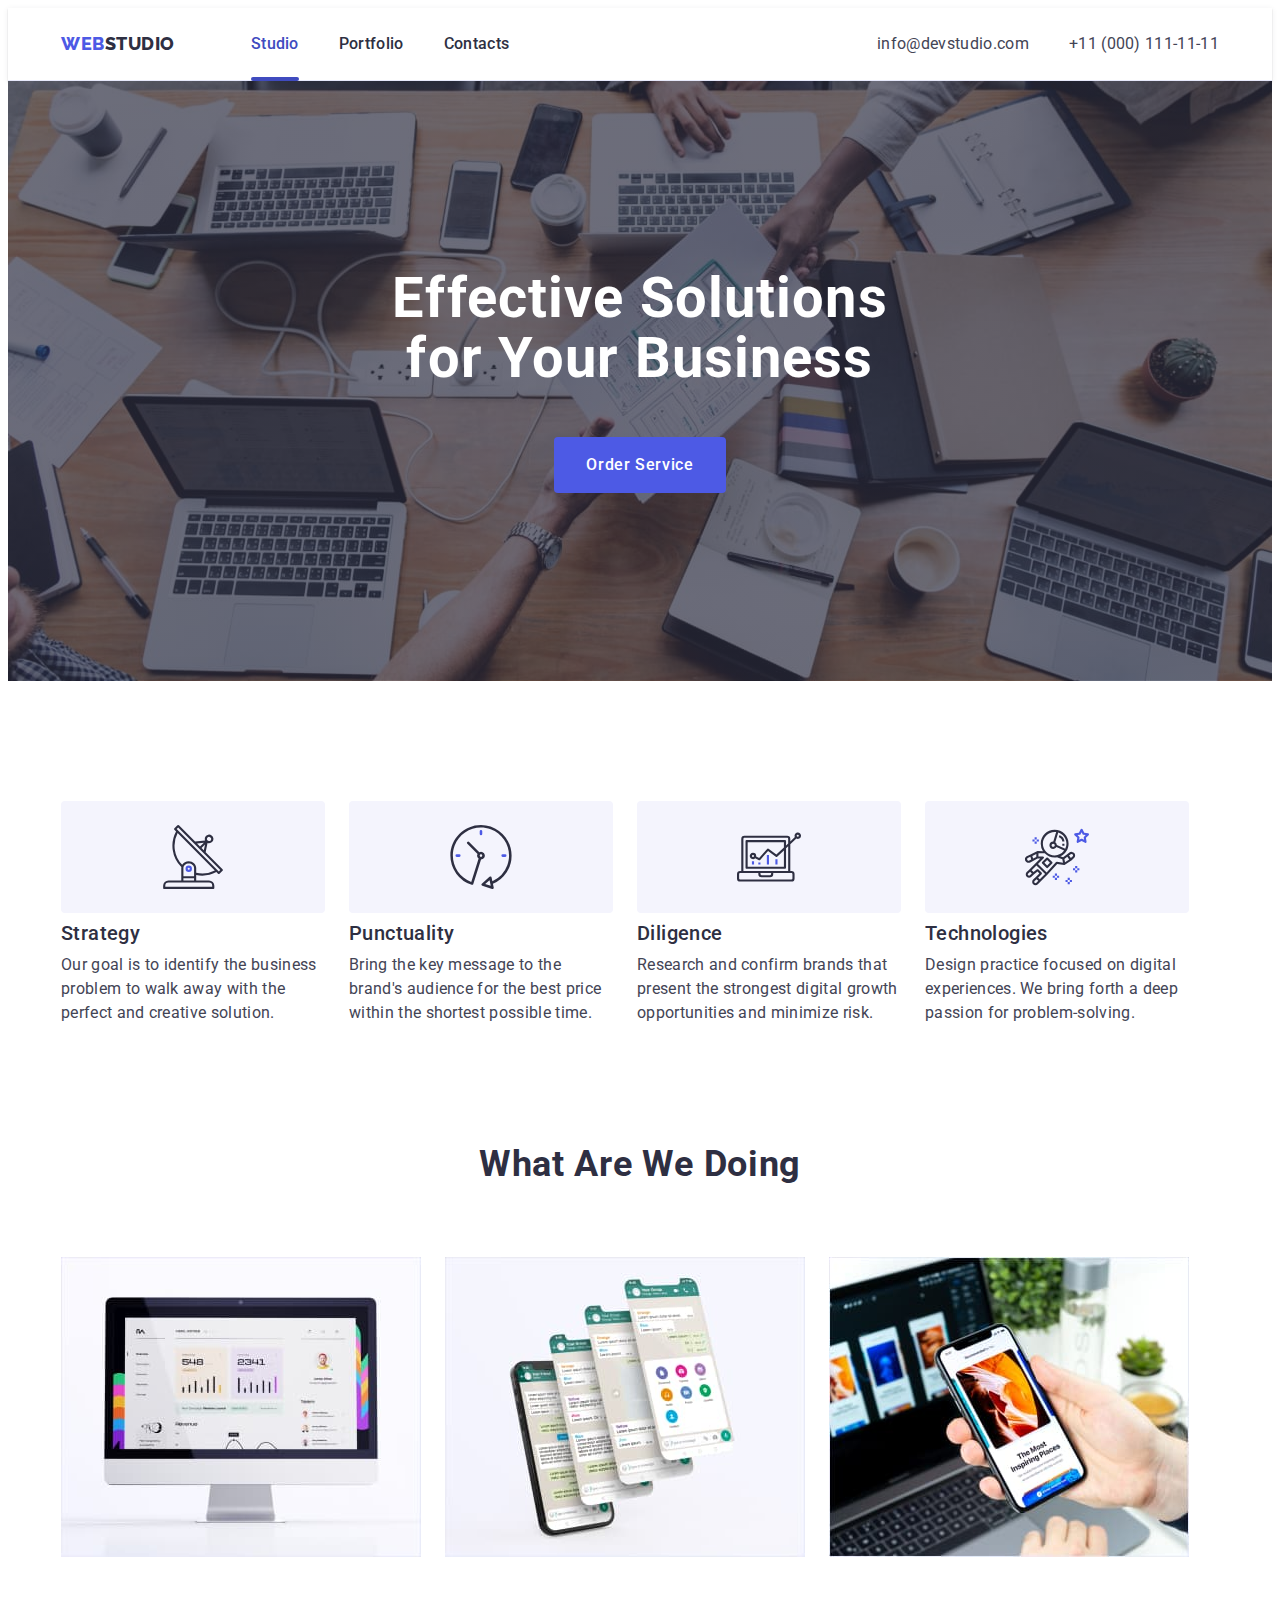
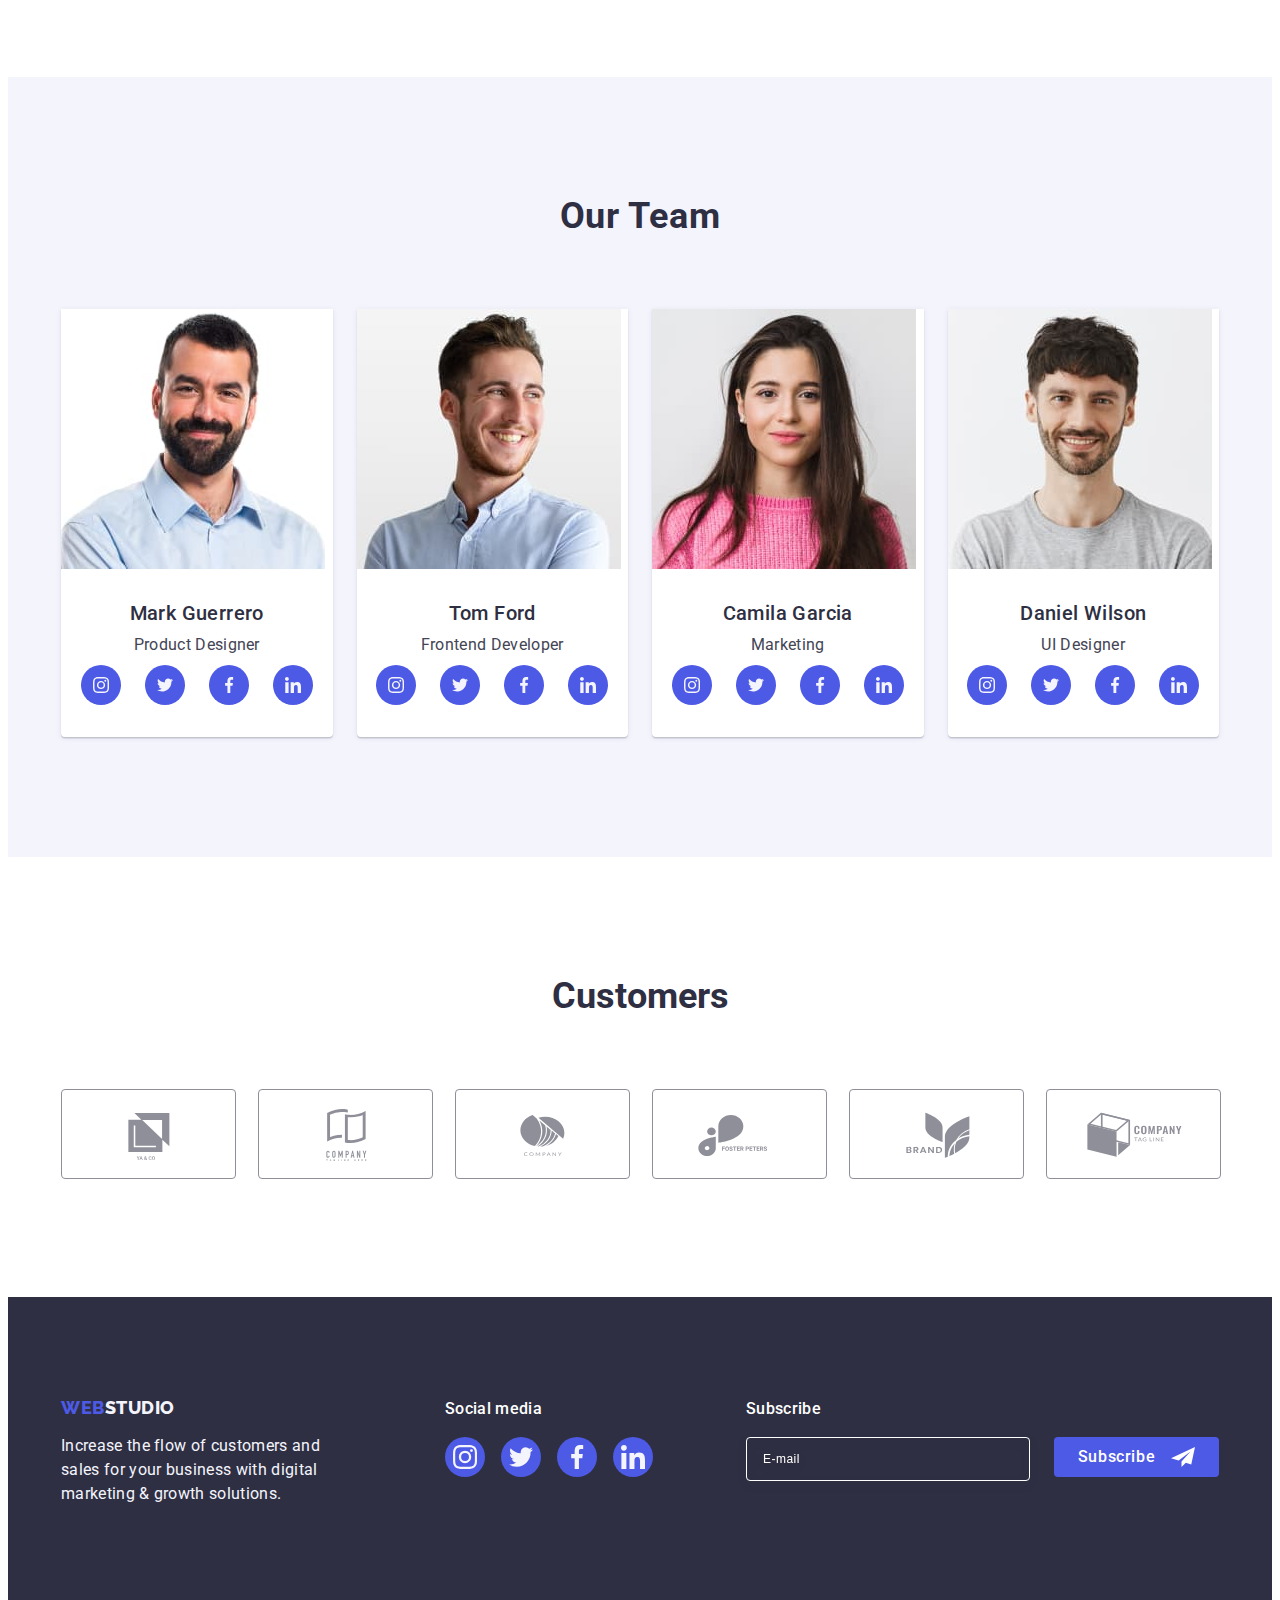
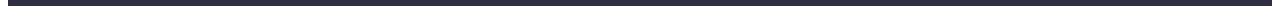
<file: index.html>
<!DOCTYPE html>
<html lang="en">
    <head>
        <meta charset="UTF-8">
        <meta http-equiv="X-UA-Compatible" content="IE=edge">
        <meta name="viewport" content="width=device-width, initial-scale=1.0">
        <link rel="preconnect" href="https://fonts.googleapis.com">
        <link rel="preconnect" href="https://fonts.gstatic.com" crossorigin>
        <link href="https://fonts.googleapis.com/css2?family=Raleway:wght@800&family=Roboto:wght@400;500;700;900&display=swap" rel="stylesheet">
        <title>WebStudio</title>
        <link rel="stylesheet" href="https://cdnjs.cloudflare.com/ajax/libs/modern-normalize/2.0.0/modern-normalize.min.css" integrity="sha512-4xo8blKMVCiXpTaLzQSLSw3KFOVPWhm/TRtuPVc4WG6kUgjH6J03IBuG7JZPkcWMxJ5huwaBpOpnwYElP/m6wg==" crossorigin="anonymous" referrerpolicy="no-referrer" />
        <link rel="stylesheet" href="./css/style.css">
    </head>
    <body>
        <header class="header">
            <div class="container header-container">
                <nav class="header-navigation list">
                    <a href="./index.html" class="header-logo link">Web<span class="header-logo-web">Studio</span></a>
                    <ul class="header-menu list">
                        <li class="header-menu-item list"><a class="header-menu-link link current" href="./index.html">Studio</a></li>
                        <li class="header-menu-item list"><a class="header-menu-link link" href="./portfolio.html">Portfolio</a></li>
                        <li class="header-menu-item list"><a class="header-menu-link link" href="">Contacts</a></li>
                    </ul>
                </nav>

                <address class="header-contacts">
                    <ul class="header-contacts-item list">
                        <li><a class="header-contacts-link link" href="mailto:info@devstudio.com">info@devstudio.com</a></li>
                        <li><a class="header-contacts-link link" href="tel:+110001111111">+11 (000) 111-11-11</a></li>
                    </ul>
                </address>
            </div>
        </header>

        <main>
            <section class="hero">
                <div class="container hero-container">
                    <h1 class="hero-title">Effective Solutions for Your Business</h1>
                    <button type="button" class="hero-btn" data-modal-open>Order Service</button>
                </div>
            </section>
            <section class="business">
                <div class="container business-container">
                    <h2 class="visually-hidden">info</h2>
                            <ul class="business-info list">
                                <li class="busines-info-list" >
                                    <div class="business-icon">
                                        <svg class="business-info-icon" width="64" height="64">
                                            <use href="./images/icons.svg#icon-icon-1"></use>
                                        </svg>
                                    </div>
                                    <h3 class="business-info-strategy">Strategy</h3>
                                    <p class="business-info-idea">Our goal is to identify the business problem to walk away with the perfect and creative solution. </p>
                                </li>
                                <li class="busines-info-list">
                                    <div class="business-icon">
                                        <svg class="business-info-icon" width="64" height="64">
                                            <use href="./images/icons.svg#icon-clock-1"></use>
                                        </svg>
                                    </div>
                                    <h3 class="business-info-strategy">Punctuality</h3>
                                    <p class="business-info-idea">Bring the key message to the brand's audience for the best price within the shortest possible time.</p>
                                </li>
                                <li class="busines-info-list">
                                    <div class="business-icon">
                                        <svg class="business-info-icon" width="64" height="64">
                                            <use href="./images/icons.svg#icon-diagram-1"></use>
                                        </svg>
                                    </div>
                                    <h3 class="business-info-strategy">Diligence</h3>
                                    <p class="business-info-idea">Research and confirm brands that present the strongest digital growth opportunities and minimize risk.</p>
                                </li>
                                <li class="busines-info-list">
                                    <div class="business-icon">
                                        <svg class="business-info-icon" width="64" height="64">
                                            <use href="./images/icons.svg#icon-astronaut-1"></use>
                                        </svg>
                                    </div>
                                    <h3 class="business-info-strategy">Technologies</h3>
                                    <p class="business-info-idea">Design practice focused on digital experiences. We bring forth a deep passion for problem-solving.</p>
                                </li>
                            </ul>
                    </div>
            </section>
            <section class="service">
                <div class="container service-container">
                    <h2 class="service-title">What are we doing</h2>
                    <ul class="service-list list">
                        <li class="service-list-info">
                            <img src="./images/rectangle71.jpg" alt="monitor" width="360"></li>
                        <li class="service-list-info">
                            <img src="./images/rectangle72.jpg" alt="phone" width="360"></li>
                        <li class="service-list-info">
                            <img src="./images/rectangle73.jpg" alt="laptop" width="360"></li>
                    </ul>
                </div>
            </section>
            <section class="team">
                <div class="container team-container">
                    <h2 class="team-title">Our Team</h2>
                    <ul class="team-list list">
                        <li class="team-list-member list">
                            <img class="photo-list" src="./images/img1.jpg" alt="Mark photo" width="264">
                                <div class="team-info">
                                    <h3 class="team-list-name">Mark Guerrero</h3>
                                    <p class="team-list-job">Product Designer</p>
                                    <ul class="team-soc-list list">
                                        <li class="team-soc-text">
                                            <a href="" class="team-soc-img">
                                                <svg class="team-soc-svg" width="16" height="16">
                                                    <use href="./images/icons.svg#icon-instagram-2"></use>
                                                </svg>
                                            </a>
                                        </li>
                                        <li class="team-soc-text">
                                            <a href="" class="team-soc-img">
                                                <svg class="team-soc-svg" width="16" height="16">
                                                    <use href="./images/icons.svg#icon-twitter-1"></use>
                                                </svg>
                                            </a>
                                        </li>
                                        <li class="team-soc-text">
                                            <a href="" class="team-soc-img">
                                                <svg class="team-soc-svg" width="16" height="16">
                                                    <use href="./images/icons.svg#icon-facebook-1"></use>
                                                </svg>
                                            </a>
                                        </li>
                                        <li class="team-soc-text">
                                            <a href="" class="team-soc-img">
                                                <svg class="team-soc-svg" width="16" height="16">
                                                    <use href="./images/icons.svg#icon-linkedin-1"></use>
                                                </svg>
                                            </a>
                                        </li>
                                    </ul>
                                </div>
                        </li>
                        <li class="team-list-member list">
                            <img class="photo-list" src="./images/img2.jpg" alt="Tom photo" width="264">
                                <div class="team-info">
                                    <h3 class="team-list-name">Tom Ford</h3>
                                    <p class="team-list-job">Frontend Developer</p>
                                    <ul class="team-soc-list list">
                                        <li class="team-soc-text">
                                            <a href="" class="team-soc-img">
                                                <svg class="team-soc-svg" width="16" height="16">
                                                    <use href="./images/icons.svg#icon-instagram-2"></use>
                                                </svg>
                                            </a>
                                        </li>
                                        <li class="team-soc-text">
                                            <a href="" class="team-soc-img">
                                                <svg class="team-soc-svg" width="16" height="16">
                                                    <use href="./images/icons.svg#icon-twitter-1"></use>
                                                </svg>
                                            </a>
                                        </li>
                                        <li class="team-soc-text">
                                            <a href="" class="team-soc-img">
                                                <svg class="team-soc-svg" width="16" height="16">
                                                    <use href="./images/icons.svg#icon-facebook-1"></use>
                                                </svg>
                                            </a>
                                        </li>
                                        <li class="team-soc-text">
                                            <a href="" class="team-soc-img">
                                                <svg class="team-soc-svg" width="16" height="16">
                                                    <use href="./images/icons.svg#icon-linkedin-1"></use>
                                                </svg>
                                            </a>
                                        </li>
                                    </ul>
                                </div>
                        </li>
                        <li class="team-list-member list">
                            <img class="photo-list" src="./images/img3.jpg" alt="Camila photo" width="264">
                                <div class="team-info">
                                    <h3 class="team-list-name">Camila Garcia</h3>
                                    <p class="team-list-job">Marketing</p>
                                    <ul class="team-soc-list list">
                                        <li class="team-soc-text">
                                            <a href="" class="team-soc-img">
                                                <svg class="team-soc-svg" width="16" height="16">
                                                    <use href="./images/icons.svg#icon-instagram-2"></use>
                                                </svg>
                                            </a>
                                        </li>
                                        <li class="team-soc-text">
                                            <a href="" class="team-soc-img">
                                                <svg class="team-soc-svg" width="16" height="16">
                                                    <use href="./images/icons.svg#icon-twitter-1"></use>
                                                </svg>
                                            </a>
                                        </li>
                                        <li class="team-soc-text">
                                            <a href="" class="team-soc-img">
                                                <svg class="team-soc-svg" width="16" height="16">
                                                    <use href="./images/icons.svg#icon-facebook-1"></use>
                                                </svg>
                                            </a>
                                        </li>
                                        <li class="team-soc-text">
                                            <a href="" class="team-soc-img">
                                                <svg class="team-soc-svg" width="16" height="16">
                                                    <use href="./images/icons.svg#icon-linkedin-1"></use>
                                                </svg>
                                            </a>
                                        </li>
                                    </ul>
                                </div>
                        </li>
                        <li class="team-list-member list">
                            <img class="photo-list" src="./images/img4.jpg" alt="Daniel photo" width="264">
                                <div class="team-info">
                                    <h3 class="team-list-name">Daniel Wilson</h3>
                                    <p class="team-list-job">UI Designer</p>
                                    <ul class="team-soc-list list">
                                        <li class="team-soc-text">
                                            <a href="" class="team-soc-img">
                                                <svg class="team-soc-svg" width="16" height="16">
                                                    <use href="./images/icons.svg#icon-instagram-2"></use>
                                                </svg>
                                            </a>
                                        </li>
                                        <li class="team-soc-text">
                                            <a href="" class="team-soc-img">
                                                <svg class="team-soc-svg" width="16" height="16">
                                                    <use href="./images/icons.svg#icon-twitter-1"></use>
                                                </svg>
                                            </a>
                                        </li>
                                        <li class="team-soc-text">
                                            <a href="" class="team-soc-img">
                                                <svg class="team-soc-svg" width="16" height="16">
                                                    <use href="./images/icons.svg#icon-facebook-1"></use>
                                                </svg>
                                            </a>
                                        </li>
                                        <li class="team-soc-text">
                                            <a href="" class="team-soc-img">
                                                <svg class="team-soc-svg" width="16" height="16">
                                                    <use href="./images/icons.svg#icon-linkedin-1"></use>
                                                </svg>
                                            </a>
                                        </li>
                                    </ul>
                                </div>
                        </li>
                    </ul>
                </div>
            </section>
            <section class="customers">
                <div class="container customers-container">
                    <h2 class="customers-info">Customers</h2>
                    <ul class="customers-list list">
                        <li class="customers-link">
                            <a href="" class="customers-img" >
                                <svg class="sutomers-svg" width="104" height="56" >
                                    <use href="./images/icons.svg#icon-logo"></use>
                                </svg>
                            </a>
                        </li>
                        <li class="customers-link">
                            <a href="" class="customers-img" >
                                <svg class="sutomers-svg" width="104" height="56" >
                                    <use href="./images/icons.svg#icon-logo1"></use>
                                </svg>
                            </a>
                        </li>
                        <li class="customers-link">
                            <a href="" class="customers-img">
                                <svg class="sutomers-svg" width="104" height="56" >
                                    <use href="./images/icons.svg#icon-logo2"></use>
                                </svg>
                            </a>
                        </li>
                        <li class="customers-link">
                            <a href="" class="customers-img" >
                                <svg class="sutomers-svg" width="104" height="56" >
                                    <use href="./images/icons.svg#icon-logo3"></use>
                                </svg>
                            </a>
                        </li>
                        <li class="customers-link">
                            <a href="" class="customers-img" >
                                <svg class="sutomers-svg" width="104" height="56" >
                                    <use href="./images/icons.svg#icon-logo4"></use>
                                </svg>
                            </a>
                        </li>
                        <li class="customers-link">
                            <a href="" class="customers-img" >
                                <svg class="sutomers-svg" width="104" height="56" >
                                    <use href="./images/icons.svg#icon-logo5"></use>
                                </svg>
                            </a>
                        </li>
                    </ul>
                </div>
            </section>
        
        </main>

        <footer class="footer">
            <div class="container container-footer">
                <div class="footer-info">
                    <a href="./index.html" class="footer-logo link">Web<span class="footer-logo-web">Studio</span></a>
                    <p class="footer-text">Increase the flow of customers and sales for your business with digital marketing & growth solutions.</p>
                </div>
                <div class="container-soc">
                    <p class="footer-soc">Social media</p>
                    <ul class="footer-soc-list list">
                        <li class="footer-soc-item">
                            <a href="" class="footer-soc-img">
                                <svg class="footer-soc-svg" width="24" height="24">
                                    <use href="./images/icons.svg#icon-instagram-2"></use>
                                </svg>
                            </a>
                        </li>
                        <li class="footer-soc-item">
                            <a href="" class="footer-soc-img">
                                <svg class="footer-soc-svg" width="24" height="24">
                                    <use href="./images/icons.svg#icon-twitter-1"></use>
                                </svg>
                            </a>
                        </li>
                        <li class="footer-soc-item">
                            <a href="" class="footer-soc-img">
                                <svg class="footer-soc-svg" width="24" height="24">
                                    <use href="./images/icons.svg#icon-facebook-1"></use>
                                </svg>
                            </a>
                        </li>
                        <li class="footer-soc-item">
                            <a href="" class="footer-soc-img">
                                <svg class="footer-soc-svg" width="24" height="24">
                                    <use href="./images/icons.svg#icon-linkedin-1"></use>
                                </svg>
                            </a>
                        </li>
                    </ul>
                </div>
                <div class="footer-sub">
                    <p class="footer-sub-text">Subscribe</p>
                    <form class="footer-sub-form">
                        <label for="sub-email" class="footer-sub-label">
                            <input 
                            name="sub-input"
                            type="email" 
                            id="sub-email"
                            class="footer-sub-input" 
                            placeholder="E-mail" />
                        </label>
                        <button type="submit" class="sub-btn">Subscribe
                            <svg class="btn-svg" width="24" height="24">
                                <use href="./images/icons.svg#icon-icon-send"></use>
                            </svg>
                        </button>
                    </form>
                </div>
            </div>
        </footer>
        <div class="backdrop is-hidden" data-modal>
            <div class="modal">
                <button type="button" class="modal-btn" data-modal-close>
                    <svg class="btn-close" width="8" height="8">
                        <use href="./images/icons.svg#icon-x"></use>
                    </svg>
                </button>
                <p class="modal-title">Leave your contacts and we will call you back</p>
                <form class="modal-form">
                    <div class="modal-field">
                        <label for="user-name" class="modal-label" >Name</label>
                        <div class="input-block">
                            <input 
                            type="text" 
                            name="user-name" 
                            id="user-name" 
                            class="modal-input" 
                            />
                            <svg class="input-icon" width="18" height="24">
                                <use href="./images/icons.svg#icon-person"></use>
                            </svg>
                        </div>
                    </div>
                    <div class="modal-field">
                        <label for="user-tel" class="modal-label" >Phone</label>
                        <div class="input-block">
                            <input 
                            type="tel" 
                            name="user-tel" 
                            id="user-tel" 
                            class="modal-input" 
                            />
                            <svg class="input-icon" width="18" height="24">
                                <use href="./images/icons.svg#icon-phone"></use>
                            </svg>
                        </div>
                    </div>
                    <div class="modal-field">
                        <label for="user-email" class="modal-label" >Email</label>
                        <div class="input-block">
                            <input 
                            type="email" 
                            name="user-email" 
                            id="user-email" 
                            class="modal-input" 
                            />
                            <svg class="input-icon" width="18" height="24">
                                <use href="./images/icons.svg#icon-email"></use>
                            </svg>
                        </div>
                    </div>
                    <div class="modal-div">
                        <label for="user-comment" class="modal-label" >Comment</label>
                        <textarea 
                        name="user-comment" 
                        id="user-comment" 
                        placeholder="Text input" 
                        class="modal-comment"></textarea>
                    </div>
                    <div class="modal-checked">
                        <input
                        name="user-privacy"
                        id="user-privacy"
                        type="checkbox"
                        value="true"
                        class="checked-input visually-hidden"
                        />
                        <label for="user-privacy" class="checked-label">
                            <span class="label-span">
                            <svg class="checked-svg" width="10" height="8">
                                <use href="./images/icons.svg#icon-Vector"
                                ></use></svg></span>
                            I accept the terms and conditions of the
                            <a href="" class="checked-link">Privacy Policy</a>
                        </label>
                    </div>
                    <button type="submit" class="btn-send">Send</button>
                </form>
            </div>
        </div>
        <script src="./js/modal.js"></script>
    </body>
</html>
</file>
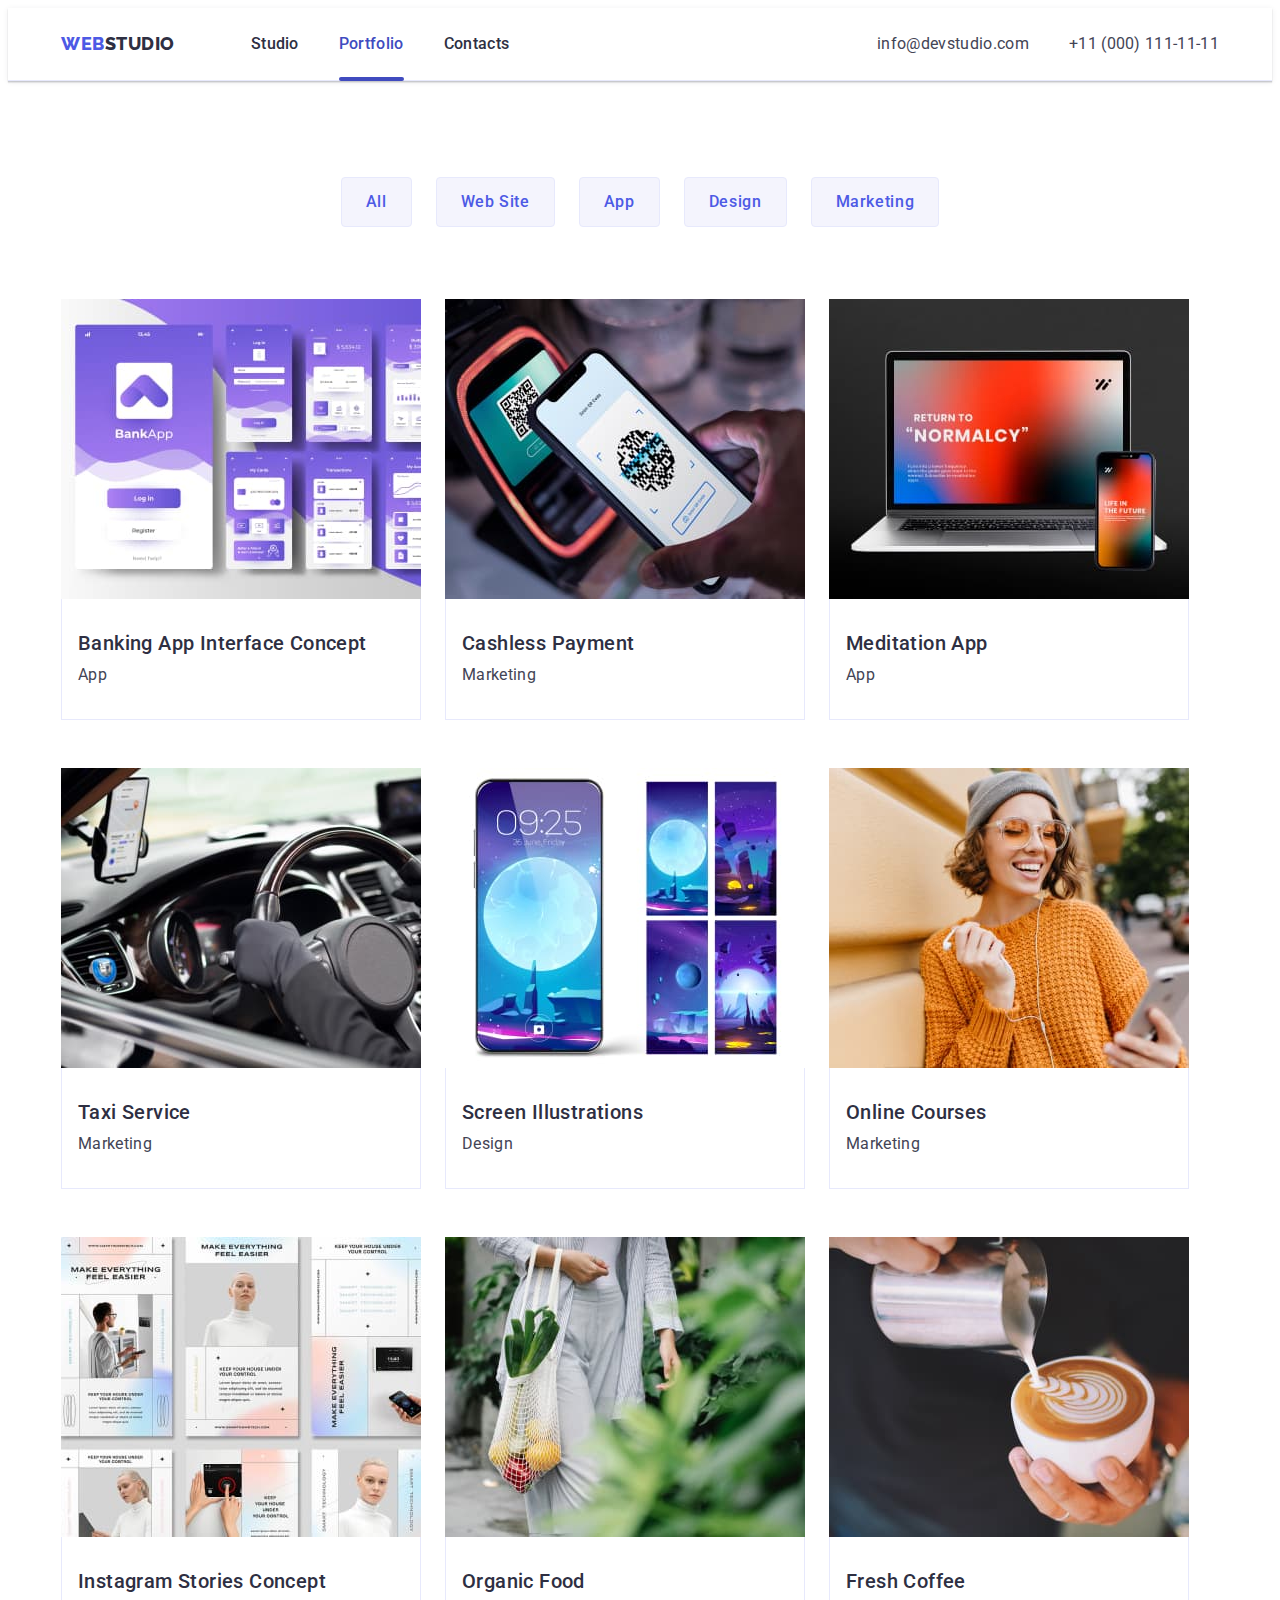
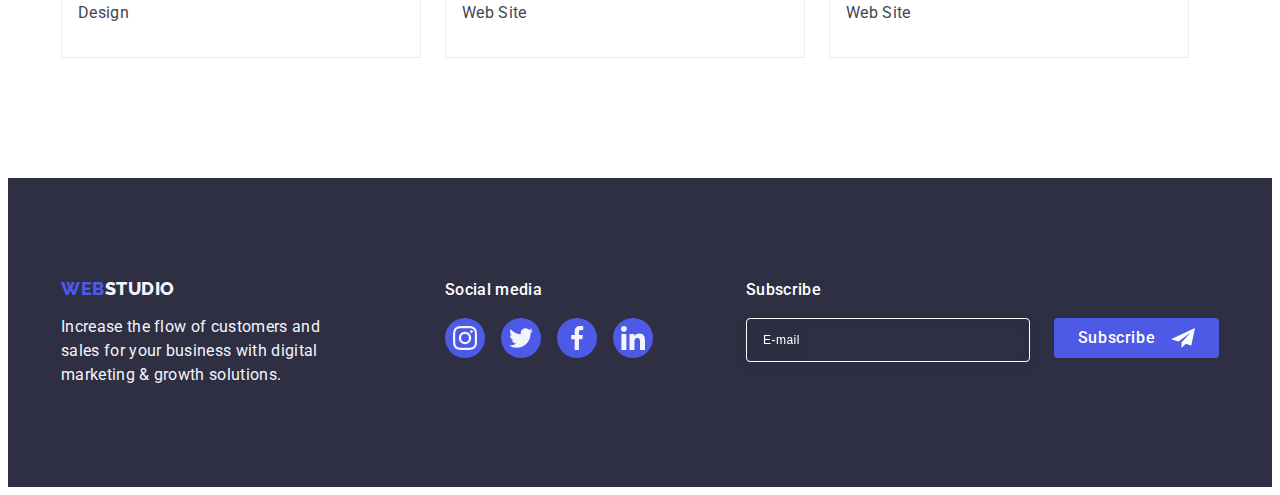
<file: portfolio.html>
<!DOCTYPE html>
<html lang="en">
    <head>
        <meta charset="UTF-8">
        <meta http-equiv="X-UA-Compatible" content="IE=edge">
        <meta name="viewport" content="width=device-width, initial-scale=1.0">
        <link rel="preconnect" href="https://fonts.googleapis.com">
        <link rel="preconnect" href="https://fonts.gstatic.com" crossorigin>
        <link href="https://fonts.googleapis.com/css2?family=Raleway:wght@800&family=Roboto:wght@400;500;700;900&display=swap" rel="stylesheet">
        <title>WebStudio</title>
        <link rel="stylesheet" href="https://cdnjs.cloudflare.com/ajax/libs/modern-normalize/2.0.0/modern-normalize.min.css" integrity="sha512-4xo8blKMVCiXpTaLzQSLSw3KFOVPWhm/TRtuPVc4WG6kUgjH6J03IBuG7JZPkcWMxJ5huwaBpOpnwYElP/m6wg==" crossorigin="anonymous" referrerpolicy="no-referrer" />
        <link rel="stylesheet" href="./css/style.css">
    </head>
    <body>
        <header class="header">
            <div class="container header-container"> 
                <nav class="header-navigation list">
                    <a href="./index.html" class="header-logo link">Web<span class="header-logo-web">Studio</span></a>
                    <ul class="header-menu list">
                        <li class="header-menu-item list"><a class="header-menu-link link" href="./index.html">Studio</a></li>
                        <li class="header-menu-item list"><a class="header-menu-link link current" href="./portfolio.html">Portfolio</a></li>
                        <li class="header-menu-item list"><a class="header-menu-link link" href="">Contacts</a></li>
                    </ul>
                </nav>

                <address class="header-contacts">
                    <ul class="header-contacts-item list">
                        <li><a class="header-contacts-link link" href="mailto:info@devstudio.com">info@devstudio.com</a></li>
                        <li><a class="header-contacts-link link" href="tel:+110001111111">+11 (000) 111-11-11</a></li>
                    </ul>
                </address>
            </div>
        </header>

        <main>
            <section class="aplication">
                <div class="container aplication-container">
                    <h1 class="visually-hidden">portfolio</h1>
                    <ul class="aplication-click list">
                        <li><button type="button" class="aplication-btn-all">All</button></li>
                        <li><button type="button" class="aplication-btn-all">Web Site</button></li>
                        <li><button type="button" class="aplication-btn-all">App</button></li>
                        <li><button type="button" class="aplication-btn-all">Design</button></li>
                        <li><button type="button" class="aplication-btn-all">Marketing</button></li>
                    </ul>
                    <ul class="aplication-info list">
                        <li class="app-list" >
                            <a href="" class="aplication-img link">
                                <div class="app-info">
                                    <img src="./images/imgin.jpg" alt="app interface" width="360">
                                    <p class="app-text">14 Stylish and User-Friendly App Design Concepts · Task Manager App · Calorie Tracker App · Exotic Fruit Ecommerce App · Cloud Storage App</p>
                                </div>
                                <div class="app-content">
                                    <h2 class="aplication-text">Banking App Interface Concept</h2>
                                    <p class="aplication-post">App</p>
                                </div>
                            </a>
                        </li>
                        <li class="app-list" >
                            <a href="" class="aplication-img link">
                                <div class="app-info">
                                    <img src="./images/imgin2.jpg" alt="cashless payment" width="360">
                                    <p class="app-text">14 Stylish and User-Friendly App Design Concepts · Task Manager App · Calorie Tracker App · Exotic Fruit Ecommerce App · Cloud Storage App</p>
                                </div>
                                <div class="app-content">
                                    <h2 class="aplication-text">Cashless Payment</h2>
                                    <p class="aplication-post">Marketing</p>
                                </div>
                            </a>
                        </li>
                        <li class="app-list" >
                            <a href="" class="aplication-img link">
                                <div class="app-info">
                                    <img src="./images/imgin3.jpg" alt="smartfon laptop" width="360">
                                    <p class="app-text">14 Stylish and User-Friendly App Design Concepts · Task Manager App · Calorie Tracker App · Exotic Fruit Ecommerce App · Cloud Storage App</p>
                                </div>
                                <div class="app-content">
                                    <h2 class="aplication-text">Meditation App</h2>
                                    <p class="aplication-post">App</p>
                                </div>
                            </a>
                        </li>
                        <li class="app-list" >
                            <a href="" class="aplication-img link">
                                <div class="app-info">
                                    <img src="./images/imgin4.jpg" alt="car dashboard" width="360">
                                    <p class="app-text">14 Stylish and User-Friendly App Design Concepts · Task Manager App · Calorie Tracker App · Exotic Fruit Ecommerce App · Cloud Storage App</p>
                                </div>
                                <div class="app-content">
                                    <h2 class="aplication-text">Taxi Service</h2>
                                    <p class="aplication-post">Marketing</p>
                                </div>
                            </a>
                        </li>
                        <li class="app-list" >
                            <a href="" class="aplication-img link">
                                <div class="app-info">
                                    <img src="./images/imgin5.jpg" alt="screenshot app" width="360">
                                    <p class="app-text">14 Stylish and User-Friendly App Design Concepts · Task Manager App · Calorie Tracker App · Exotic Fruit Ecommerce App · Cloud Storage App</p>
                                </div>
                                <div class="app-content">
                                    <h2 class="aplication-text">Screen Illustrations</h2>
                                    <p class="aplication-post">Design</p>
                                </div>
                            </a>
                        </li>
                        <li class="app-list" >
                            <a href="" class="aplication-img link">
                                <div class="app-info">
                                    <img src="./images/imgin6.jpg" alt="happy girl" width="360">
                                    <p class="app-text">14 Stylish and User-Friendly App Design Concepts · Task Manager App · Calorie Tracker App · Exotic Fruit Ecommerce App · Cloud Storage App</p>
                                </div>
                                <div class="app-content">
                                    <h2 class="aplication-text">Online Courses</h2>
                                    <p class="aplication-post">Marketing</p>
                                </div>
                            </a>
                        </li>
                        <li class="app-list" >
                            <a href="" class="aplication-img link">
                                <div class="app-info">
                                    <img src="./images/imgin7.jpg" alt="instagram stories" width="360">
                                    <p class="app-text">14 Stylish and User-Friendly App Design Concepts · Task Manager App · Calorie Tracker App · Exotic Fruit Ecommerce App · Cloud Storage App</p>
                                </div>
                                <div class="app-content">
                                    <h2 class="aplication-text">Instagram Stories Concept</h2>
                                    <p class="aplication-post">Design</p>
                                </div>
                            </a>
                        </li>
                        <li class="app-list" >
                            <a href="" class="aplication-img link">
                                <div class="app-info">
                                    <img src="./images/imgin8.jpg" alt="grocey package" width="360">
                                    <p class="app-text">14 Stylish and User-Friendly App Design Concepts · Task Manager App · Calorie Tracker App · Exotic Fruit Ecommerce App · Cloud Storage App</p>
                                </div>
                                <div class="app-content">
                                    <h2 class="aplication-text">Organic Food</h2>
                                    <p class="aplication-post">Web Site</p>
                                </div>
                            </a>
                        </li>
                        <li class="app-list" >
                            <a href="" class="aplication-img link">
                                <div class="app-info">
                                    <img src="./images/imgin9.jpg" alt="cup coffee" width="360">
                                    <p class="app-text">14 Stylish and User-Friendly App Design Concepts · Task Manager App · Calorie Tracker App · Exotic Fruit Ecommerce App · Cloud Storage App</p>
                                </div>
                                <div class="app-content">
                                    <h2 class="aplication-text">Fresh Coffee</h2>
                                    <p class="aplication-post">Web Site</p>
                                </div>
                            </a>
                        </li>
                    </ul>
                </div>
            </section>

        </main>

        <footer class="footer">
            <div class="container container-footer">
                <div class="footer-info">
                    <a href="./index.html" class="footer-logo link">Web<span class="footer-logo-web">Studio</span></a>
                    <p class="footer-text">Increase the flow of customers and sales for your business with digital marketing & growth solutions.</p>
                </div>
                <div class="container-soc">
                    <p class="footer-soc">Social media</p>
                    <ul class="footer-soc-list list">
                        <li class="footer-soc-item">
                            <a href="" class="footer-soc-img">
                                <svg class="footer-soc-svg" width="24" height="24">
                                    <use href="./images/icons.svg#icon-instagram-2"></use>
                                </svg>
                            </a>
                        </li>
                        <li class="footer-soc-item">
                            <a href="" class="footer-soc-img">
                                <svg class="footer-soc-svg" width="24" height="24">
                                    <use href="./images/icons.svg#icon-twitter-1"></use>
                                </svg>
                            </a>
                        </li>
                        <li class="footer-soc-item">
                            <a href="" class="footer-soc-img">
                                <svg class="footer-soc-svg" width="24" height="24">
                                    <use href="./images/icons.svg#icon-facebook-1"></use>
                                </svg>
                            </a>
                        </li>
                        <li class="footer-soc-item">
                            <a href="" class="footer-soc-img">
                                <svg class="footer-soc-svg" width="24" height="24">
                                    <use href="./images/icons.svg#icon-linkedin-1"></use>
                                </svg>
                            </a>
                        </li>
                    </ul>
                </div>
                <div class="footer-sub">
                    <p class="footer-sub-text">Subscribe</p>
                    <form class="footer-sub-form">
                        <label for="sub-email" class="footer-sub-label">
                            <input 
                            id="sub-email"
                            name="sub-input"
                            type="email" 
                            class="footer-sub-input" 
                            placeholder="E-mail" />
                        </label>
                        <button type="submit" class="sub-btn">Subscribe
                            <svg class="btn-svg" width="24" height="24">
                                <use href="./images/icons.svg#icon-icon-send"></use>
                            </svg>
                        </button>
                    </form>
                </div>
            </div>
        </footer>
        <div class="backdrop is-hidden" data-modal>
            <div class="modal">
                <button type="button" class="modal-btn" data-modal-close></button>
                    <svg class="btn-close" width="8" height="8">
                        <use href="./images/icons.svg#icon-x"></use>
                    </svg>
            </div>
        </div>
        <script src="./js/modal.js"></script>
    </body>
</html>
</file>
<file: css/style.css>
:root{
    --logo-style: "Raleway", sans-serif;
    --Primary-Brand-color: #4D5AE5;
    --state-color: #404BBF;
    --Dark-color: #2E2F42;
    --Success-color: #31D0AA;
    --Txt-color: #434455;
    --Subtle-Txt-color: #8E8F99;
    --Accent-color: #E7E9FC;
    --Light-color: #F4F4FD;
    --Modal-overlay-color: #2E2F42;
    --Hero-background-color: #2E2F42;
    --White-background-color: #FFFFFF;
    --Modal-background-color: #FCFCFC;
    --bottom-color: 1px solid #e7e9fc;

}

body{
font-family: 'Roboto', sans-serif;
color: var(--Txt-color);
background-color: var(--White-background-color);
}

p,
h1,
h2,
h3,
h4, 
h5,
h6 {
    margin-top: 0;
    margin-bottom: 0;
}

ul {
    margin-top: 0;
    margin-bottom: 0;
    padding-left: 0;
}

img {
    display: block;
}

.link{
text-decoration: none;
}

.list {
list-style: none;
}

.container {
    max-width: 1158px;
    padding-left: 15px;
    padding-right: 15px;
    margin: 0 auto;
}

.visually-hidden {
    position: absolute;
    width: 1px;
    height: 1px;
    margin: -1px;
    border: 0;
    padding: 0;
    white-space: nowrap;
    clip-path: inset(100%);
    clip: rect(0 0 0 0);
    overflow: hidden;
}


/** ---------HEADER-------- */


.header {
    box-shadow:  0px 2px 1px rgba(46, 47, 66, 0.08), 0px 1px 1px rgba(46, 47, 66, 0.16), 0px 1px 6px rgba(46, 47, 66, 0.08);
    border-bottom: 1px solid #e7e9fc
}

.header-container {
    display: flex;
    align-items: center;
}

.header-navigation {
    display: flex;
    margin-right: auto;
    align-items: center;
}

.header-logo {
    font-family: var(--logo-style);
    font-weight: 800;
    font-size: 18px;
    line-height: 1.17;
    letter-spacing: 0.03em;
    position: relative;
    color: var(--Primary-Brand-color);
    margin-right: 76px;
    text-transform: uppercase
}

.header-logo-web {
    color: var(--Dark-color);
}

.header-contacts {
    align-items: center;
    font-style: normal;
}

.header-menu {
font-weight: 500;
font-size: 16px;
line-height: 1.5;
letter-spacing: 0.02em;
color: var(--Dark-color);
display: flex;
gap: 40px;
}

.header-menu-item{

}

.header-menu-link {
    display: block;
    color: var(--Hero-background-color);
    padding: 24px 0 24px 0;
    position: relative;
    transition: color 250ms cubic-bezier(0.4, 0, 0.2, 1);
}

.current{
    color: var(--state-color);
}

.current::after{
    content: '';
    position: absolute;
    left: 0;
    bottom: -1px;
    height: 4px;
    background-color: var(--state-color);
    border-radius: 2px;
    width: 100%;
}

.header-menu-link:is(:hover, :focus) {
color: var(--state-color);
}

.header-contacts-item {
    font-size: 16px;
    line-height: 1.5;
    letter-spacing: 0.02em;
    color: var(--Txt-color);
    display: flex;
    margin-left: 0;
    gap: 40px;
}

.header-contacts-link {
    color: var(--Txt-color);
    transition: color 250ms cubic-bezier(0.4, 0, 0.2, 1);
    }

.header-contacts-link:is(:hover, :focus) {
    color: var(--state-color);
}


/** ---------------HERO------------ */


.hero {
    background-color: var(--Dark-color);
    padding: 188px 0;
    background-image: linear-gradient(rgba(46, 47, 66, 0.7), rgba(46, 47, 66, 0.7)), url(../images/peopleoffice.jpg);
    max-width: 1440px;
    margin-left: auto;
    margin-right: auto;
    background-position: center;
    background-repeat: no-repeat;
    background-size: cover;

}

.hero-container {

}

.hero-title {
font-family: 'Roboto';
font-size: 56px;
line-height: 1.07;
letter-spacing: 0.02em;
color: var(--White-background-color);
display: flex;
max-width: 496px;
margin-left: auto;
margin-right: auto;
margin-bottom: 48px;
text-align: center;
}

.hero-btn {
    font-family: inherit; 
    font-weight: 500;
    font-size: 16px;
    line-height: 1.5;
    letter-spacing: 0.04em;
    color: var(--White-background-color);
    cursor: pointer;
    display: block;
    min-width: 169px;
    border: none;
    margin: 0 auto;
    height: 56px;
    border-radius: 4px;
    padding: 16px 32px;
    gap: 10px;
    transition: background-color 250ms cubic-bezier(0.4, 0, 0.2, 1);
    background-color: var(--Primary-Brand-color);
}

.hero-btn:is(:hover, :focus) {
    background-color: var(--state-color);
}


/** ----------------BUSINESS------------- */


.business {
padding-top: 120px;
padding-bottom: 120px;
}

.business-icon{
    display: flex;
    align-items: center;
    justify-content: center;
    height: 112px;
    background-color: var(--Light-color);
    border-radius: 4px;
    margin-bottom: 8px;
}

.business-info{
    display: flex;
    gap: 24px;
}

.business-info-strategy {
    font-weight: 500;
    font-size: 20px;
    line-height: 1.2;
    letter-spacing: 0.02em;
    margin-bottom: 8px;
    color: var(--Dark-color);
}

.business-info-idea{
font-size: 16px;
line-height: 1.5;
letter-spacing: 0.02em;
color: var(--Txt-color);
max-width: 264px;
}


/** --------------SERVICE------------- */

.service{
padding-bottom: 120px;
}

.service-title {
    font-size: 36px;
    line-height: 1.11;
    letter-spacing: 0.02em;
    color: var(--Dark-color);
    margin-bottom: 72px;
    text-align: center
    
    
}

.service-title {
text-transform: capitalize
}

.service-list{
    display: flex;
    gap: 24px;
}

.service-list-info{
    display: block;
}

/** ---------------------TEAM------------------- */


.team{
    padding: 120px 0;
    background-color: var(--Light-color);
}

.team-info {
    padding: 32px 0px;
}

.team-title {
    font-size: 36px;
    line-height: 1.11;
    letter-spacing: 0.02em;
    margin-bottom: 72px;
    color: var(--Dark-color);
    text-align: center;
}

.team-title {
text-transform: capitalize;
}

.team-list{
    display: flex;
    gap: 24px;
}

.team-list-member {
    background-color: var(--White-background-color);
    width: calc((100% - 3 * 24px) / 4);
    border-radius: 0 0 4px 4px;
    box-shadow:  0px 1px 6px rgba(46, 47, 66, 0.08), 
    0px 1px 1px rgba(46, 47, 66, 0.16), 
    0px 2px 1px rgba(46, 47, 66, 0.08);

}

.team-list-name {
    font-weight: 500;
    font-size: 20px;
    line-height: 1.2;
    letter-spacing: 0.02em;
    color: var(--Dark-color);
    margin-bottom: 8px;
    text-align: center;
}

.team-list-job {
    font-size: 16px;
    line-height: 1.5;
    letter-spacing: 0.02em;
    color: var(--Txt-color);
    text-align: center;
}

.team-soc-list {
    display: flex;
    justify-content: center;
    gap: 24px;
    margin-top: 8px;
}

.team-soc-text{
    width: 40px;
    height: 40px;

}

.team-soc-img {
    width: 100%;
    height: 100%;
    background-color: var(--Primary-Brand-color);
    border-radius: 50%;
    display: flex;
    align-items: center;
    justify-content: center;
    transition: background-color 250ms cubic-bezier(0.4, 0, 0.2, 1);
}

.team-soc-img:is(:hover, :focus){
    background-color: var(--state-color);
}

.team-soc-svg{
    fill: var(--Light-color);
}

/**---------------------Customers-------------*/
.customers{
    padding: 120px 0 120px;
}

.customers-info{
    font-size: 36px;
    line-height: 1.11;
    color: var(--Dark-color);
    margin-bottom: 72px;
    text-align: center;
}

.customers-list{
    display: flex;
    gap: 24px;
}

.customers-link{
    width: calc((100% - 120px) / 6);
    height: 88px;
    transition: border-color 250ms cubic-bezier(0.4, 0, 0.2, 1), color 250ms cubic-bezier(0.4, 0, 0.2, 1);
}

.customers-img{
    width: 100%;
    height: 100%;
    border: 1px solid #8e8f99;
    border-radius: 4px;
    display: flex;
    align-items: center;
    justify-content: center;
    transition: border-color 250ms cubic-bezier(0.4, 0, 0.2, 1), color 250ms cubic-bezier(0.4, 0, 0.2, 1);
    color: var(--Subtle-Txt-color)
}

.customers-img:is(:hover, :focus){
    border-color: #404bbf;
    color: #404bbf;
}

.sutomers-svg{
    fill: currentColor;
}


/** ---------------------FOOTER--------------- */


.footer{
background-color: var(--Dark-color);
padding-top: 100px;
padding-bottom: 100px;
}

.container-footer{
    display: flex;
    align-items: baseline;
}

.footer-logo {
    font-family: var(--logo-style);
    font-weight: 800;
    font-size: 18px;
    line-height: 1.17;
    letter-spacing: 0.03em;
    display: inline-block;
    margin-bottom: 16px;
    color: var(--Primary-Brand-color);
    text-transform: uppercase;
}

.footer-info{
    margin-right: 120px;
}

.footer-logo-web {
    color: var(--Light-color);
}

.footer-text {
font-size: 16px;
line-height: 1.5; 
letter-spacing: 0.02em;
color: var(--Light-color);
max-width: 264px;
}

.container-soc{
    display: block;

}

.footer-soc{
    font-weight: 500;
    font-size: 16px;
    line-height: 1.5;
    letter-spacing: 0.02em;
    color: #ffffff;
    margin-bottom: 16px; 

}

.footer-soc-list{
    display: flex;
    gap: 16px;
}

.footer-soc-item{
    width: 40px;
    height: 40px;
}

.footer-soc-svg{
    fill: var(--Light-color);
}

.footer-soc-img{
    width: 100%;
    height: 100%;
    background-color: var(--Primary-Brand-color);
    border-radius: 50%;
    display: flex;
    align-items: center;
    justify-content: center;
    transition: background-color 250ms cubic-bezier(0.4, 0, 0.2, 1);
}

.footer-soc-img:is(:hover, :focus){
    background-color: var(--Success-color);
}

.footer-sub-text{
    margin-bottom: 16px;
    font-weight: 500;
    font-size: 16px;
    line-height: 1.5;
    letter-spacing: 0.02em;
    color: #ffffff;
}

.footer-sub {
    margin-left: auto;
}

.footer-sub-form{
    display: flex;
    gap: 24px;
}

.footer-sub-label{
    gap: 24px;
}
.footer-sub-input{
    width: 264px;
    height: 40px;
    border: 1px solid #ffffff;
    background-color: transparent;
    font-size: 12px;
    line-height: 1.5;
    letter-spacing: 0.04em;
    padding-left: 16px;
    filter: drop-shadow(0px 4px 4px rgba(0, 0, 0, 0.15));
    border-radius: 4px;
    color: #ffffff;
}

.footer-sub-input::placeholder{
    color: #ffffff;
}

.sub-btn{
    font-family: "Roboto", sans-serif;
    font-size: 16px;
    font-weight: 500;
    line-height: 1.5;
    letter-spacing: 0.04em;
    display: flex;
    min-width: 165px;
    height: 40px;
    align-items: center;
    justify-content: center;
    cursor: pointer;
    color: #ffffff;
    background-color: var(--Primary-Brand-color);
    border: none;
    border-radius: 4px;

}

.btn-svg{
    margin-left: 16px;
    fill: #FFFFFF;
}

/** ---------------------------PORTFOLIO--------------------*/


.aplication-btn-all {
    font-family: 'Roboto', sans-serif;
    font-weight: 500;
    font-size: 16px;
    line-height: 1.5;
    letter-spacing: 0.04em;
    padding: 12px 24px;
    border:var(--bottom-color);
    border-radius: 4px;
    color:  var(--Primary-Brand-color);
    cursor: pointer;
    background-color: var(--Light-color);
    transition: color 250ms cubic-bezier(0.4, 0, 0.2, 1), background-color 250ms cubic-bezier(0.4, 0, 0.2, 1), border-color 250ms cubic-bezier(0.4, 0, 0.2, 1), box-shadow 250ms cubic-bezier(0.4, 0, 0.2, 1);
}

.aplication {
    padding: 96px 0 120px 0;
}

.aplication-btn-all:is(:hover, :focus) {
color: var(--White-background-color);
border: 1px solid transparent;
background-color: var(--state-color);
box-shadow: 0px 3px 1px rgba(0, 0, 0, 0.1), 0px 2px 1px rgba(0, 0, 0, 0.08), 0px 2px 2px rgba(0, 0, 0, 0.12);
}

.aplication-text {
    font-weight: 500;
    font-size: 20px;
    line-height: 1.2;
    letter-spacing: 0.02em;
    margin-bottom: 8px;
    color: var(--Dark-color);
}

.aplication-post {
    font-size: 16px;
    line-height: 1.5;
    letter-spacing: 0.02em;
    color: var(--Txt-color);
}

.aplication-info{
    display: flex;
    flex-wrap: wrap;
    gap: 48px 24px;
}

.app-content {
    padding: 32px 16px;
    border: var(--bottom-color);
    border-top: none;
}

.aplication-click {
    display: flex;
    justify-content: center;
    gap: 24px;
    margin-bottom: 72px;
}

.aplication-img{
    display: block;
    transition: box-shadow 250ms cubic-bezier(0.4, 0, 0.2, 1);
}

.aplication-img:is(:hover, :focus){
    box-shadow: 0px 1px 6px rgba(46, 47, 66, 0.08),
    0px 1px 1px rgba(46, 47, 66, 0.16),
    0px 2px 1px rgba(46, 47, 66, 0.08);
}

.aplication-img:is(:hover, :focus) .app-text {
    transform: translateY(0%);
}

.app-list{
    transition: box-shadow 250ms cubic-bezier(0.4, 0, 0.2, 1);
}

.app-info{
    position: relative;
    overflow: hidden;
}

.app-text{
    position: absolute;
    top: 0;
    font-size: 16px;
    line-height: 1.5;
    letter-spacing: 0.02em;
    color: var(--Light-color);
    padding: 40px 32px;
    background-color: #4d5ae5;
    width: 100%;
    height: 100%;
    transform: translateY(100%);
    transition: transform 250ms cubic-bezier(0.4, 0, 0.2, 1);
}



/**-------------------BACKDROP--------------*/

.backdrop{
    position: fixed;
    width: 100%;
    height: 100%;
    background-color: rgba(46, 47, 66, 0.4);
    top: 0;
    left: 0;
    transition: opacity 250ms cubic-bezier(0.4, 0, 0.2, 1), visibility 250ms cubic-bezier(0.4, 0, 0.2, 1);
}   

.modal{
    position: absolute;
    top: 50%;
    left: 50%;
    transform: translate(-50%, -50%) scaleY(1);
    width: 408px;
    min-height: 584px;
    background: #fcfcfc;
    box-shadow: 0px 1px 1px rgba(0, 0, 0, 0.14), 
    0px 1px 3px rgba(0, 0, 0, 0.12), 
    0px 2px 1px rgba(0, 0, 0, 0.2);
    border-radius: 4px;
    transition: transform 250ms cubic-bezier(0.4, 0, 0.2, 1);
    padding: 72px 24px 24px 24px;
}

.backdrop.is-hidden .modal{
    transform: translate(-50%, -50%) scaleY(0);
}

.is-hidden {
    opacity: 0;
    visibility: hidden;
    pointer-events: none;
}

.modal-btn{
    position: absolute;
    top: 24px;
    right: 24px;
    width: 24px;
    height: 24px;
    border-radius: 50%;
    display: flex;
    align-items: center;
    justify-content: center;
    background-color: #e7e9fc; 
    border: 1px solid rgba(0, 0, 0, 0.1);
    padding: 0;
    cursor: pointer;
    transition: background-color 250ms cubic-bezier(0.4, 0, 0.2, 1), border 250ms cubic-bezier(0.4, 0, 0.2, 1);
}

.modal-btn:is(:hover, :focus){
    background-color: #404bbf;
    border: none;
    fill: #FFFFFF;
}

.btn-close{
    transition: fill 250ms cubic-bezier(0.4, 0, 0.2, 1);
    position: absolute;
}

.modal-title{
    max-width: 360px;
    font-weight: 500;
    font-size: 16px;
    line-height: 1.5; 
    text-align: center;
    letter-spacing: 0.02em;
    margin-bottom: 16px;
    color: var(--Dark-color);
}

.modal-input {
    width: 100%;
    height: 40px;
    border: 1px solid rgba(46, 47, 66, 0.4);
    border-radius: 4px;
    padding-left: 38px;
    outline: transparent;
    transition: border-color 250ms cubic-bezier(0.4, 0, 0.2, 1);
    background-color: transparent;
}

.modal-input:focus{
    border-color:var(--Primary-Brand-color)
}

.modal-input:focus + .input-icon {
    fill:var(--Primary-Brand-color);
}

.modal-field {
    position: relative;
    margin-bottom: 8px;
}

.modal-label {
    display: block;
    margin-bottom: 4px;
    font-size: 12px;
    line-height: 1.17;
    letter-spacing: 0.04em;
    color: var(--Subtle-Txt-color);
}

.input-block {
    position: relative;
}

.input-icon{
    position: absolute;
    left: 16px;
    top: 50%;
    transform: translateY(-50%);
    transition: fill 250ms cubic-bezier(0.4, 0, 0.2, 1);
    fill: var(--Dark-color);
}

.modal-comment {
    width: 100%;
    height: 120px;
    font-size: 12px;
    line-height: 1.17;
    letter-spacing: 0.04em;
    color: rgba(46, 47, 66, 0.4);
    border: 1px solid rgba(46, 47, 66, 0.4);
    border-radius: 4px;
    background-color: transparent;
    padding: 8px 16px;
    outline: transparent;
    resize: none;
    transition: border-color 250ms cubic-bezier(0.4, 0, 0.2, 1);
}

.modal-comment:focus {
border-color: var(--Primary-Brand-color);
}

.modal-div{
    margin-bottom: 16px;
}

.checked-input:focus + .checked-label > .label-span {
    border-color: var(--state-color);
}

.modal-checked{
    margin-bottom: 24px;
}

.checked-label{
    font-size: 12px;
    line-height: 1.17;
    letter-spacing: 0.04em;
    color: var(--Subtle-Txt-color);
}

.label-span {
    display: inline-flex;
    width: 16px;
    height: 16px;
    border: 1px solid rgba(46, 47, 66, 0.4);
    border-radius: 2px;
    transition: background-color 250ms cubic-bezier(0.4, 0, 0.2, 1), border 250ms cubic-bezier(0.4, 0, 0.2, 1), fill 250ms cubic-bezier(0.4, 0, 0.2, 1);
    align-items: center;
    justify-content: center;
    fill: transparent;
}


.btn-send{
    display: block;
    min-width: 169px;
    height: 56px;
    font-weight: 500;
    line-height: 1.5;
    letter-spacing: 0.04em;
    color: #ffffff;
    cursor: pointer;
    background-color: var(--Primary-Brand-color);
    border-color: var(--Primary-Brand-color);
    border: none;
    margin: auto;
    border-radius: 4px;
    transition: background-color 250ms cubic-bezier(0.4, 0, 0.2, 1);
}

.checked-link {
    color: var(--Primary-Brand-color);
}

.checked-input:checked + .checked-label>.label-span {
    background-color: var(--state-color);
    border: none;
    fill:var(--Light-color);
}
</file>
